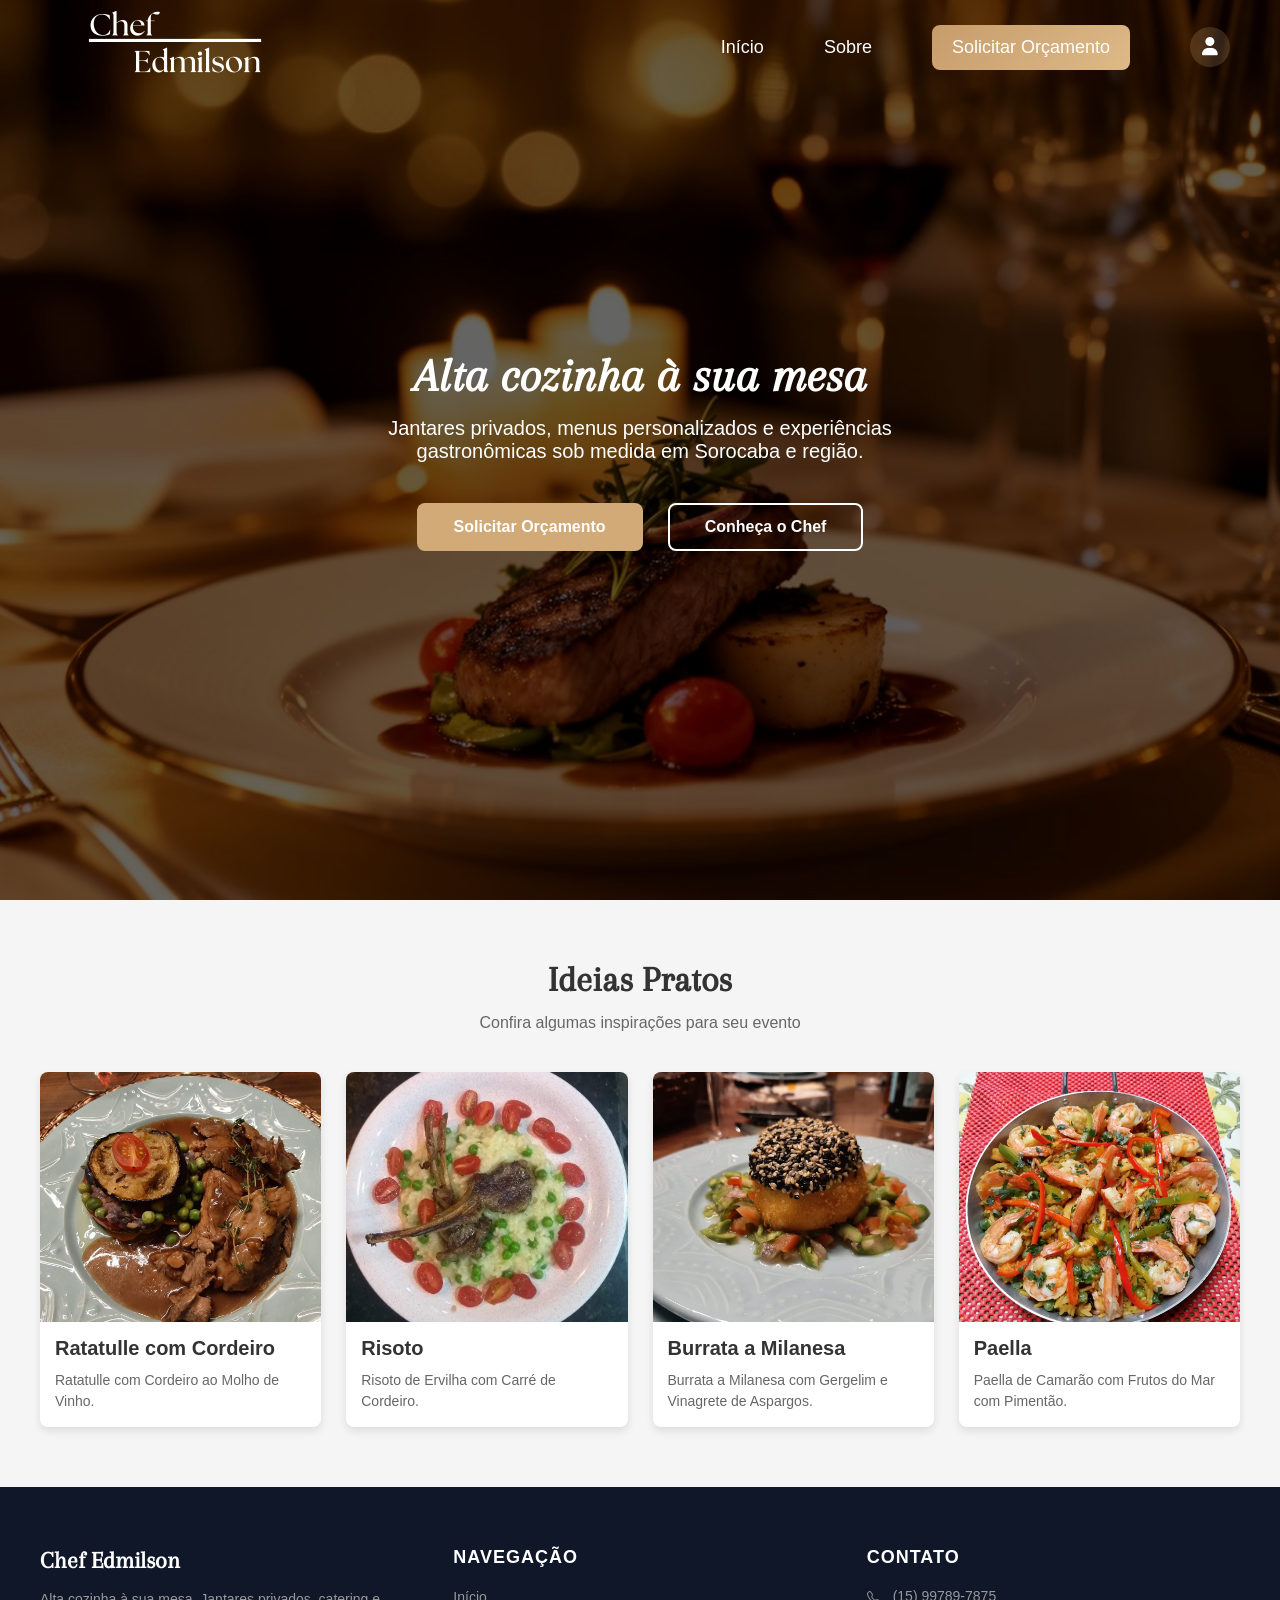
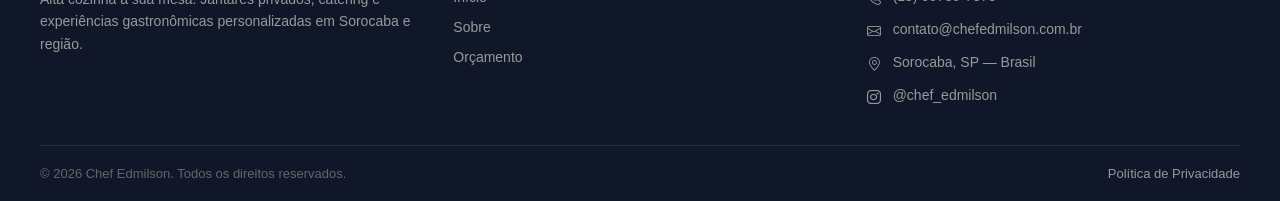
<file: index.html>
<!doctype html>
<html lang="pt-br">
  <head>
    <meta charset="UTF-8" />
    <meta name="viewport" content="width=device-width, initial-scale=1.0" />
    <link
      href="https://cdn.jsdelivr.net/npm/bootstrap-icons@1.11.0/font/bootstrap-icons.css"
      rel="stylesheet"
    />
    <link
      href="https://cdnjs.cloudflare.com/ajax/libs/font-awesome/6.4.0/css/all.min.css"
      rel="stylesheet"
    />
    <link rel="stylesheet" href="CSS/style.css" />
    <title>Chef Edmilson</title>
  </head>
  <body class="body-bg">
    <header class="topo">
      <div class="logo logo-dark">
        <img src="IMG/logo.png" alt="Logo do site" />
      </div>
      <div class="logo logo-light" style="display: none">
        <img src="IMG/logo-positiva.png" alt="Logo do site" />
      </div>
      <nav>
        <ul class="menu">
          <li><a href="index.html">Início</a></li>
          <li><a href="sobre.html">Sobre</a></li>
          <li>
            <a href="orcamento.html" class="btndestaque">Solicitar Orçamento</a>
          </li>
          <li>
            <a href="login.html" class="btn-login" title="Login">
              <i class="fas fa-user"></i>
            </a>
          </li>
        </ul>
      </nav>
    </header>

    <main class="hero">
      <div class="conteudo">
        <h1>Alta cozinha à sua mesa</h1>
        <p class="descricao">
          Jantares privados, menus personalizados e experiências gastronômicas
          sob medida em Sorocaba e região.
        </p>
        <div class="botoes-hero">
          <a href="orcamento.html" class="btn btn-primario"
            >Solicitar Orçamento</a
          >
          <a href="sobre.html" class="btn btn-secundario">Conheça o Chef</a>
        </div>
      </div>
    </main>

    <section class="ideias-menus">
      <div class="container">
        <h2>Ideias Pratos</h2>
        <p class="subtitulo">Confira algumas inspirações para seu evento</p>

        <div class="cards-container">
          <div class="card">
            <img src="IMG/prato1.jpg" alt="Prato Premium" />
            <h3>Ratatulle com Cordeiro</h3>
            <p>Ratatulle com Cordeiro ao Molho de Vinho.</p>
          </div>

          <div class="card">
            <img src="IMG/prato2.jpg" alt="Prato Executivo" />
            <h3>Risoto</h3>
            <p>Risoto de Ervilha com Carré de Cordeiro.</p>
          </div>

          <div class="card">
            <img src="IMG/prato3.jpg" alt="Prato Festivo" />
            <h3>Burrata a Milanesa</h3>
            <p>Burrata a Milanesa com Gergelim e Vinagrete de Aspargos.</p>
          </div>

          <div class="card">
            <img src="IMG/prato4.jpg" alt="Prato Gourmet" />
            <h3>Paella</h3>
            <p>Paella de Camarão com Frutos do Mar com Pimentão.</p>
          </div>
        </div>
      </div>
    </section>

    <footer class="footer">
      <div class="footer-content">
        <div class="footer-section">
          <h3>Chef Edmilson</h3>
          <p>
            Alta cozinha à sua mesa. Jantares privados, catering e experiências
            gastronômicas personalizadas em Sorocaba e região.
          </p>
        </div>

        <div class="footer-section">
          <h4>Navegação</h4>
          <ul class="footer-links">
            <li><a href="index.html">Início</a></li>
            <li><a href="sobre.html">Sobre</a></li>
            <li><a href="orcamento.html">Orçamento</a></li>
          </ul>
        </div>

        <div class="footer-section">
          <h4>Contato</h4>
          <div class="footer-contact">
            <div class="contact-item">
              <i class="bi bi-telephone"></i>
              <a href="https://wa.me/5515997897875" target="_blank"
                >(15) 99789-7875</a
              >
            </div>
            <div class="contact-item">
              <i class="bi bi-envelope"></i>
              <a href="mailto:contato@chefedmilson.com.br"
                >contato@chefedmilson.com.br</a
              >
            </div>
            <div class="contact-item">
              <i class="bi bi-geo-alt"></i>
              <span>Sorocaba, SP — Brasil</span>
            </div>
            <div class="contact-item">
              <i class="bi bi-instagram"></i>
              <a href="https://instagram.com/chef_edmilson" target="_blank"
                >@chef_edmilson</a
              >
            </div>
          </div>
        </div>
      </div>

      <div class="footer-bottom">
        <p>&copy; 2026 Chef Edmilson. Todos os direitos reservados.</p>
        <a href="#">Política de Privacidade</a>
      </div>
    </footer>

    <script src="JS/javascript.js"></script>
  </body>
</html>
</file>
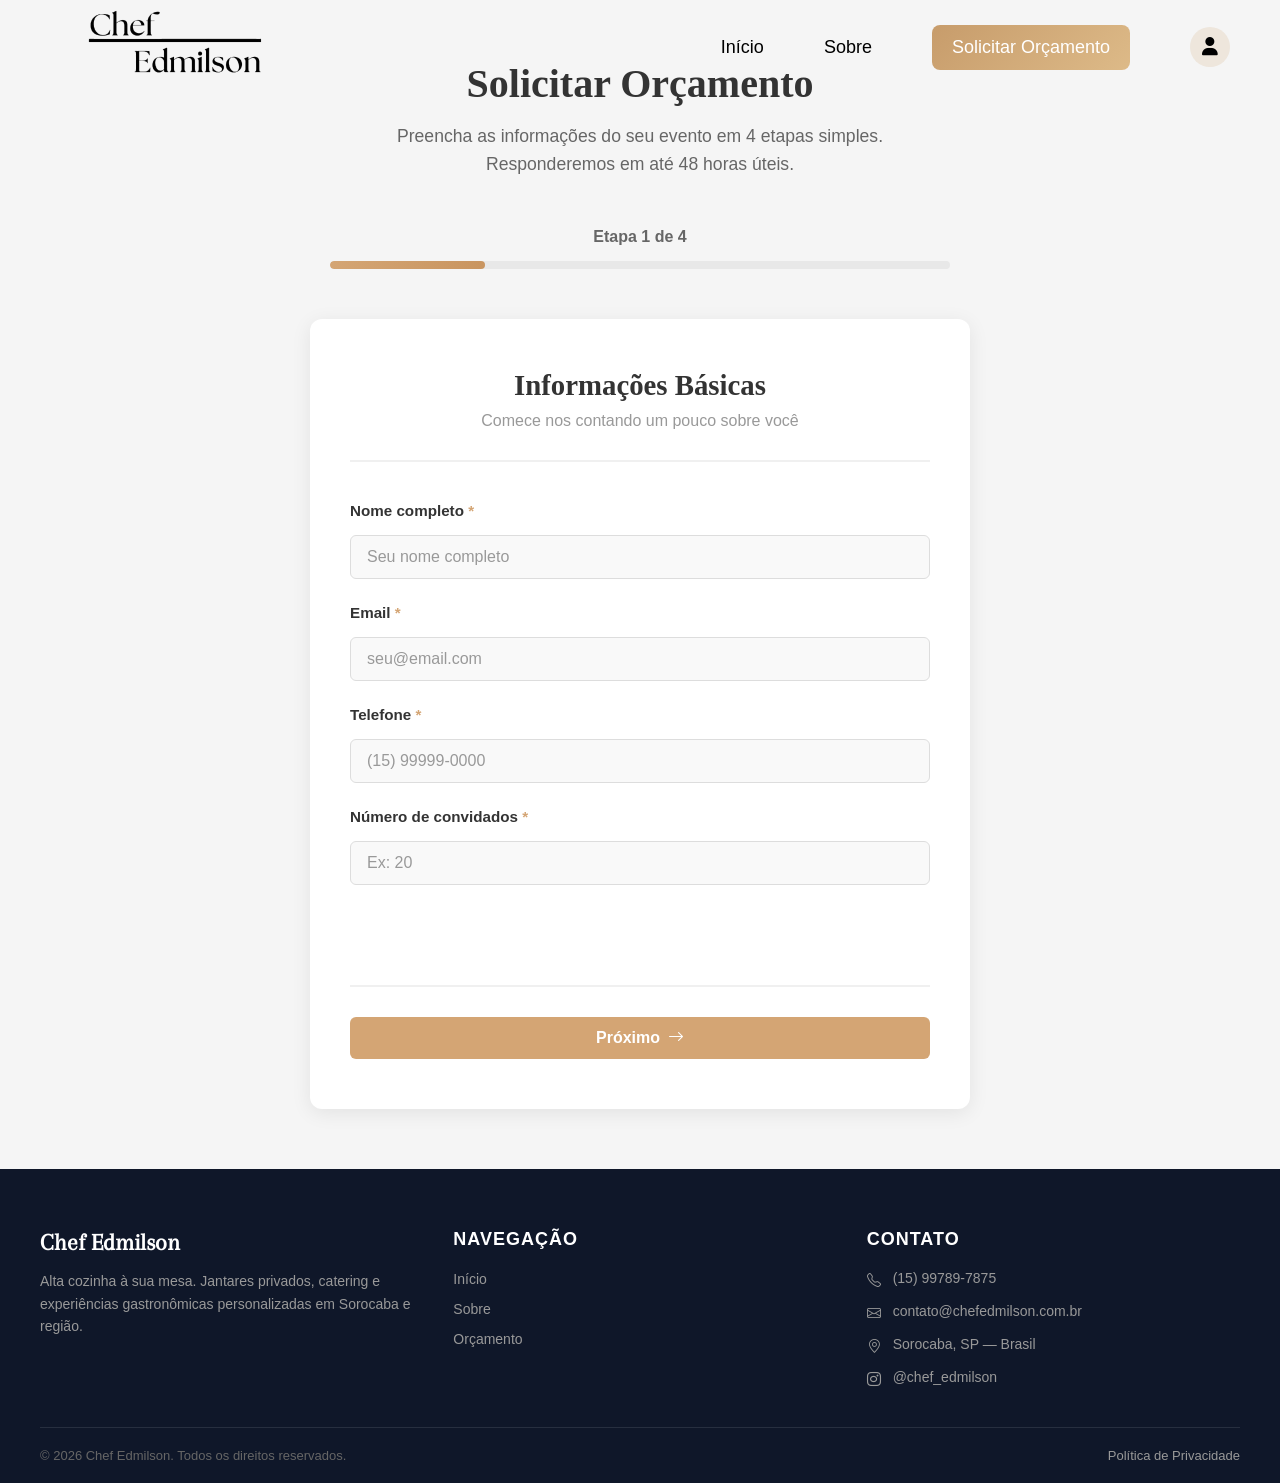
<file: orcamento.html>
<!doctype html>
<html lang="pt-br">

<head>
    <meta charset="UTF-8" />
    <meta name="viewport" content="width=device-width, initial-scale=1.0" />
    <link href="https://cdn.jsdelivr.net/npm/bootstrap-icons@1.11.0/font/bootstrap-icons.css" rel="stylesheet" />
    <link href="https://cdnjs.cloudflare.com/ajax/libs/font-awesome/6.4.0/css/all.min.css" rel="stylesheet" />
    <link rel="stylesheet" href="CSS/style.css" />
    <title>Chef Edmilson - Solicitar Orçamento</title>
</head>

<body>
    <header class="topo">
        <div class="logo logo-dark">
            <img src="IMG/logo.png" alt="Logo do site" />
        </div>
        <div class="logo logo-light" style="display: none">
            <img src="IMG/logo-positiva.png" alt="Logo do site" />
        </div>
        <nav>
            <ul class="menu">
                <li><a href="index.html">Início</a></li>
                <li><a href="sobre.html">Sobre</a></li>
                <li>
                    <a href="orcamento.html" class="btndestaque">Solicitar Orçamento</a>
                </li>
                <li>
                    <a href="login.html" class="btn-login" title="Login">
                        <i class="fas fa-user"></i>
                    </a>
                </li>
            </ul>
        </nav>
    </header>

    <main class="orcamento-container">
        <!-- CABEÇALHO DO FORMULÁRIO -->
        <section class="orcamento-header">
            <h1>Solicitar Orçamento</h1>
            <p>Preencha as informações do seu evento em 4 etapas simples. Responderemos em até 48 horas úteis.</p>
        </section>

        <!-- INDICADOR DE PROGRESSO -->
        <div class="progress-bar-container">
            <div class="progress-indicator">
                <span class="progress-text">Etapa <span id="currentStep">1</span> de 4</span>
                <div class="progress-bar">
                    <div class="progress-fill" id="progressFill"></div>
                </div>
            </div>
        </div>

        <!-- FORMULÁRIO COM ETAPAS -->
        <section class="form-container">
            <form id="orcamentoForm" class="orcamento-form">

                <!-- ============================================
                     ETAPA 1: INFORMAÇÕES BÁSICAS
                     ============================================ -->
                <div class="form-step active" id="step1">
                    <div class="step-header">
                        <h2>Informações Básicas</h2>
                        <p>Comece nos contando um pouco sobre você</p>
                    </div>

                    <div class="form-group">
                        <label for="nome">Nome completo <span class="required">*</span></label>
                        <input type="text" id="nome" name="nome" placeholder="Seu nome completo" required>
                        <span class="error-message" id="erroNome"></span>
                    </div>

                    <div class="form-group">
                        <label for="email">Email <span class="required">*</span></label>
                        <input type="email" id="email" name="email" placeholder="seu@email.com" required>
                        <span class="error-message" id="erroEmail"></span>
                    </div>

                    <div class="form-group">
                        <label for="telefone">Telefone <span class="required">*</span></label>
                        <input type="tel" id="telefone" name="telefone" placeholder="(15) 99999-0000" required>
                        <span class="error-message" id="erroTelefone"></span>
                    </div>

                    <div class="form-group">
                        <label for="convidados">Número de convidados <span class="required">*</span></label>
                        <input type="number" id="convidados" name="convidados" placeholder="Ex: 20" min="1" required>
                        <span class="error-message" id="erroConvidados"></span>
                    </div>
                </div>

                <!-- ============================================
                     ETAPA 2: DETALHES DO EVENTO
                     ============================================ -->
                <div class="form-step" id="step2">
                    <div class="step-header">
                        <h2>Detalhes do Evento</h2>
                        <p>Conte-nos sobre a ocasião especial</p>
                    </div>

                    <div class="form-group">
                        <label for="tipoEvento">Tipo de evento <span class="required">*</span></label>
                        <select id="tipoEvento" name="tipoEvento" required>
                            <option value="">Selecione um tipo de evento</option>
                            <option value="casamento">Casamento</option>
                            <option value="aniversario">Aniversário</option>
                            <option value="corporativo">Evento Corporativo</option>
                            <option value="formatura">Formatura</option>
                            <option value="inaugural">Festa de Inauguração</option>
                            <option value="outro">Outro</option>
                        </select>
                        <span class="error-message" id="erroTipoEvento"></span>
                    </div>

                    <div class="form-group">
                        <label for="dataEvento">Data do evento <span class="required">*</span></label>
                        <input type="date" id="dataEvento" name="dataEvento" required>
                        <span class="error-message" id="erroDataEvento"></span>
                    </div>
                </div>

                <!-- ============================================
                     ETAPA 3: PREFERÊNCIAS & MENSAGEM
                     ============================================ -->
                <div class="form-step" id="step3">
                    <div class="step-header">
                        <h2>Preferências & Observações</h2>
                        <p>Compartilhe suas preferências e necessidades especiais</p>
                    </div>

                    <div class="form-group">
                        <label>Restrições alimentares <span class="optional">(opcional)</span></label>
                        <div class="checkbox-group">
                            <label class="checkbox-item">
                                <input type="checkbox" name="restricoes" value="vegetariano">
                                <span>Vegetariano</span>
                            </label>
                            <label class="checkbox-item">
                                <input type="checkbox" name="restricoes" value="vegano">
                                <span>Vegano</span>
                            </label>
                            <label class="checkbox-item">
                                <input type="checkbox" name="restricoes" value="semlactose">
                                <span>Sem lactose</span>
                            </label>
                            <label class="checkbox-item">
                                <input type="checkbox" name="restricoes" value="alergia">
                                <span>Alergia a frutos do mar</span>
                            </label>
                        </div>
                    </div>

                    <div class="form-group">
                        <label for="mensagem">Mensagem adicional <span class="optional">(opcional)</span></label>
                        <textarea id="mensagem" name="mensagem"
                            placeholder="Descreva seus estilos culinários preferidos, restrições especiais, tema do evento, ou qualquer outra informação relevante..." rows="5"></textarea>
                    </div>
                </div>

                <!-- ============================================
                     ETAPA 4: ENDEREÇO
                     ============================================ -->
                <div class="form-step" id="step4">
                    <div class="step-header">
                        <h2>Endereço do Evento</h2>
                        <p>Onde o evento será realizado?</p>
                    </div>

                    <div class="form-group">
                        <label for="rua">Rua <span class="required">*</span></label>
                        <input type="text" id="rua" name="rua" placeholder="Nome da rua" required>
                        <span class="error-message" id="erroRua"></span>
                    </div>

                    <div class="form-row">
                        <div class="form-group">
                            <label for="numero">Número <span class="required">*</span></label>
                            <input type="text" id="numero" name="numero" placeholder="Ex: 123" required>
                            <span class="error-message" id="erroNumero"></span>
                        </div>
                        <div class="form-group">
                            <label for="complemento">Complemento <span class="optional">(opcional)</span></label>
                            <input type="text" id="complemento" name="complemento" placeholder="Apto, sala, etc">
                        </div>
                    </div>

                    <div class="form-group">
                        <label for="bairro">Bairro <span class="required">*</span></label>
                        <input type="text" id="bairro" name="bairro" placeholder="Nome do bairro" required>
                        <span class="error-message" id="erroBairro"></span>
                    </div>

                    <div class="form-row">
                        <div class="form-group">
                            <label for="cidade">Cidade <span class="required">*</span></label>
                            <input type="text" id="cidade" name="cidade" placeholder="Sua cidade" required>
                            <span class="error-message" id="erroCidade"></span>
                        </div>
                        <div class="form-group">
                            <label for="estado">Estado <span class="required">*</span></label>
                            <input type="text" id="estado" name="estado" placeholder="Ex: SP" maxlength="2" required>
                            <span class="error-message" id="erroEstado"></span>
                        </div>
                        <div class="form-group">
                            <label for="cep">CEP <span class="required">*</span></label>
                            <input type="text" id="cep" name="cep" placeholder="Ex: 18000-000" required>
                            <span class="error-message" id="erroCep"></span>
                        </div>
                    </div>
                </div>

                <!-- BOTÕES DE NAVEGAÇÃO -->
                <div class="form-actions">
                    <button type="button" id="btnAnterior" class="btn-anterior" style="display: none;">
                        <i class="bi bi-arrow-left"></i> Anterior
                    </button>
                    <button type="button" id="btnProximo" class="btn-proximo">
                        Próximo <i class="bi bi-arrow-right"></i>
                    </button>
                    <button type="submit" id="btnEnviar" class="btn-submit" style="display: none;">
                        Enviar <i class="bi bi-check-lg"></i>
                    </button>
                </div>
            </form>
        </section>
    </main>

    <footer class="footer">
        <div class="footer-content">
            <div class="footer-section">
                <h3>Chef Edmilson</h3>
                <p>
                    Alta cozinha à sua mesa. Jantares privados, catering e experiências
                    gastronômicas personalizadas em Sorocaba e região.
                </p>
            </div>

            <div class="footer-section">
                <h4>Navegação</h4>
                <ul class="footer-links">
                    <li><a href="index.html">Início</a></li>
                    <li><a href="sobre.html">Sobre</a></li>
                    <li><a href="orcamento.html">Orçamento</a></li>
                </ul>
            </div>

            <div class="footer-section">
                <h4>Contato</h4>
                <div class="footer-contact">
                    <div class="contact-item">
                        <i class="bi bi-telephone"></i>
                        <a href="https://wa.me/5515997897875" target="_blank">(15) 99789-7875</a>
                    </div>
                    <div class="contact-item">
                        <i class="bi bi-envelope"></i>
                        <a href="mailto:contato@chefedmilson.com.br">contato@chefedmilson.com.br</a>
                    </div>
                    <div class="contact-item">
                        <i class="bi bi-geo-alt"></i>
                        <span>Sorocaba, SP — Brasil</span>
                    </div>
                    <div class="contact-item">
                        <i class="bi bi-instagram"></i>
                        <a href="https://instagram.com/chef_edmilson" target="_blank">@chef_edmilson</a>
                    </div>
                </div>
            </div>
        </div>

        <div class="footer-bottom">
            <p>&copy; 2026 Chef Edmilson. Todos os direitos reservados.</p>
            <a href="#">Política de Privacidade</a>
        </div>
    </footer>

    <script src="JS/javascript.js"></script>
</body>

</html>
</file>
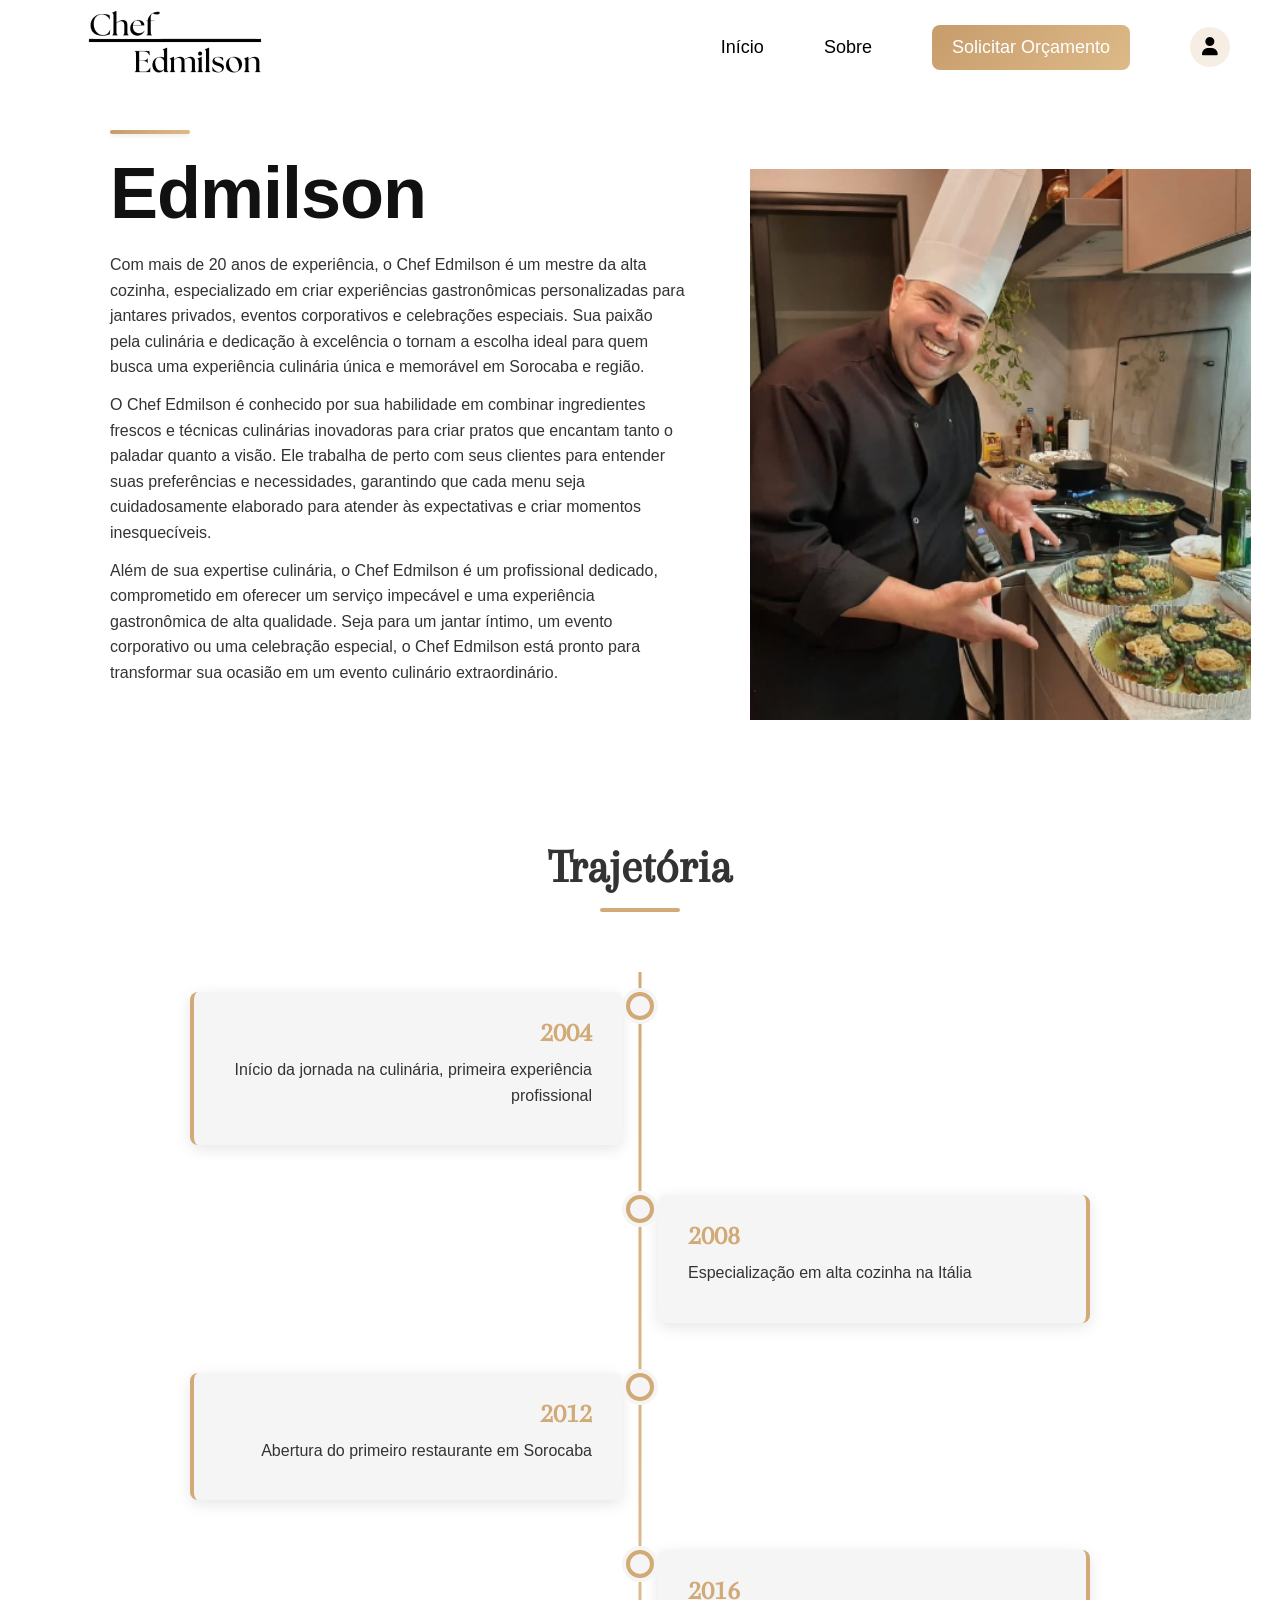
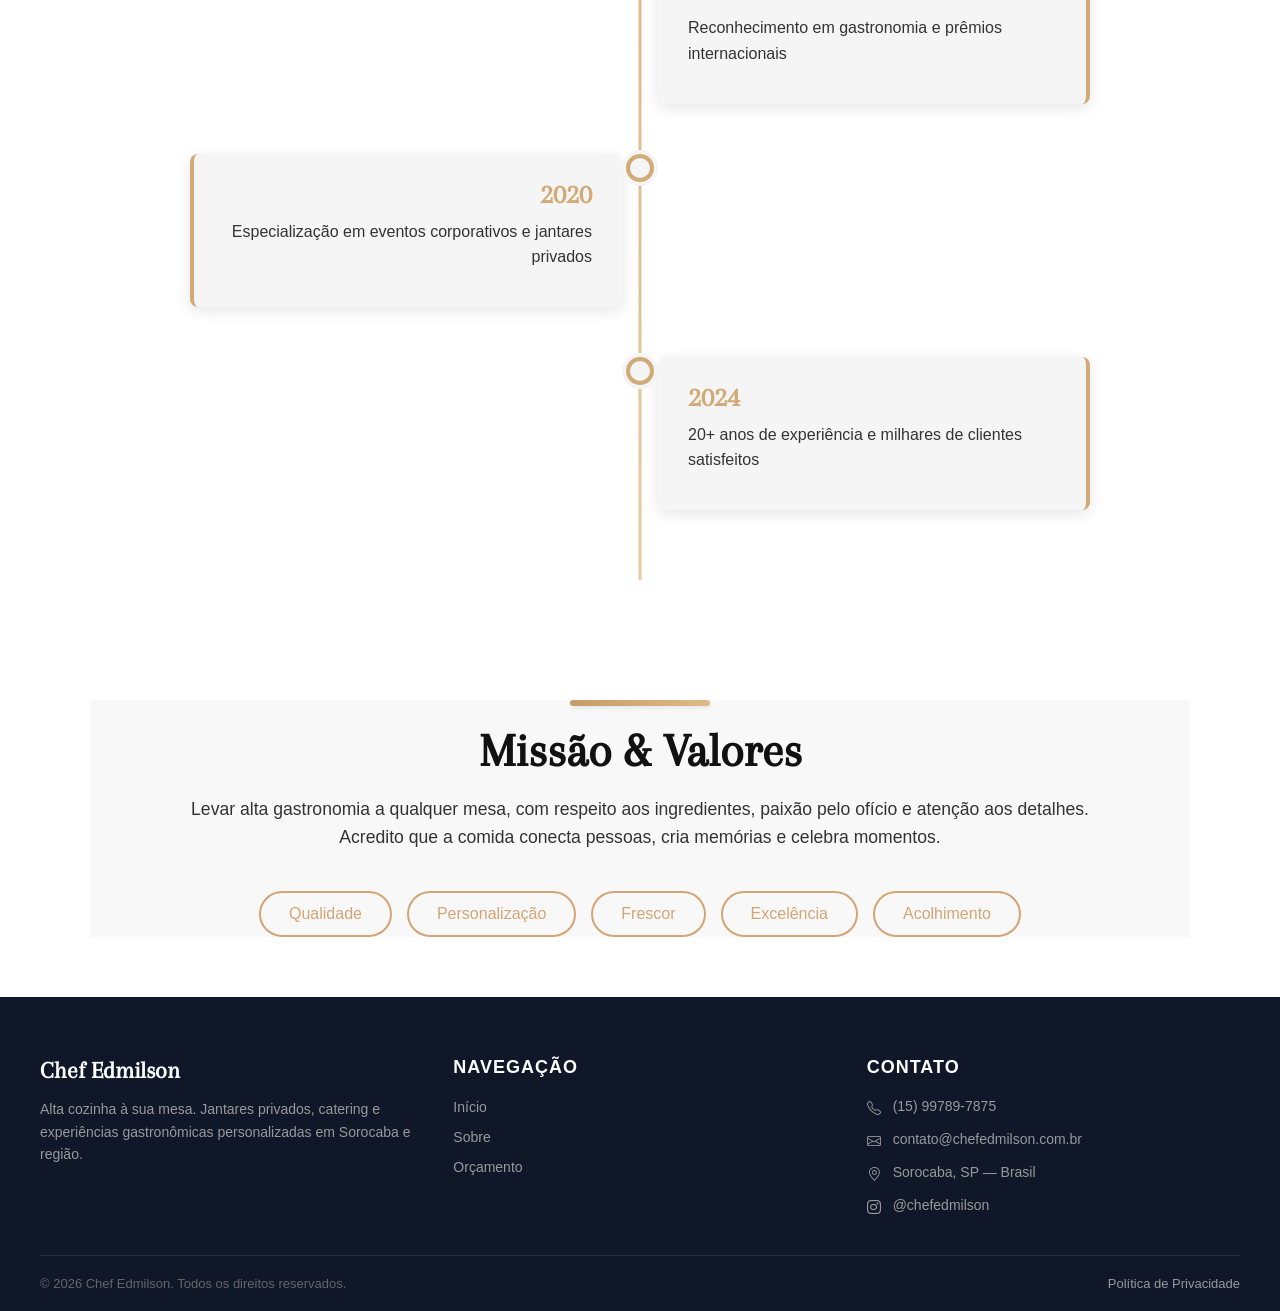
<file: sobre.html>
<!doctype html>
<html lang="pt-br">
  <head>
    <meta charset="UTF-8" />
    <meta name="viewport" content="width=device-width, initial-scale=1.0" />
    <link
      href="https://cdn.jsdelivr.net/npm/bootstrap-icons@1.11.0/font/bootstrap-icons.css"
      rel="stylesheet"
    />
    <link
      href="https://cdnjs.cloudflare.com/ajax/libs/font-awesome/6.4.0/css/all.min.css"
      rel="stylesheet"
    />
    <link rel="stylesheet" href="CSS/style.css" />
    <title>Chef Edmilson</title>
  </head>
  <body class="sobre-page">
    <header class="topo">
      <div class="logo logo-dark">
        <img src="IMG/logo.png" alt="Logo do site" />
      </div>
      <div class="logo logo-light" style="display: none">
        <img src="IMG/logo-positiva.png" alt="Logo do site" />
      </div>
      <nav>
        <ul class="menu">
          <li><a href="index.html">Início</a></li>
          <li><a href="sobre.html">Sobre</a></li>
          <li>
            <a href="orcamento.html" class="btndestaque">Solicitar Orçamento</a>
          </li>
          <li>
            <a href="login.html" class="btn-login" title="Login">
              <i class="fas fa-user"></i>
            </a>
          </li>
        </ul>
      </nav>
    </header>

    <section>
      <div class="sobre-grid">
        <div class="sobre-left">
          <span class="barra-bonita"></span>
          <h1>Edmilson</h1>
          <div class="sobre-text">
            <p>
              Com mais de 20 anos de experiência, o Chef Edmilson é um mestre da
              alta cozinha, especializado em criar experiências gastronômicas
              personalizadas para jantares privados, eventos corporativos e
              celebrações especiais. Sua paixão pela culinária e dedicação à
              excelência o tornam a escolha ideal para quem busca uma
              experiência culinária única e memorável em Sorocaba e região.
            </p>
            <p>
              O Chef Edmilson é conhecido por sua habilidade em combinar
              ingredientes frescos e técnicas culinárias inovadoras para criar
              pratos que encantam tanto o paladar quanto a visão. Ele trabalha
              de perto com seus clientes para entender suas preferências e
              necessidades, garantindo que cada menu seja cuidadosamente
              elaborado para atender às expectativas e criar momentos
              inesquecíveis.
            </p>
            <p>
              Além de sua expertise culinária, o Chef Edmilson é um profissional
              dedicado, comprometido em oferecer um serviço impecável e uma
              experiência gastronômica de alta qualidade. Seja para um jantar
              íntimo, um evento corporativo ou uma celebração especial, o Chef
              Edmilson está pronto para transformar sua ocasião em um evento
              culinário extraordinário.
            </p>
          </div>
        </div>
        <div class="sobre-right">
          <div class="photo-wrap">
            <img src="IMG/chef-edmilson.png" alt="Chef Edmilson" />
          </div>
        </div>
      </div>
    </section>

    <section class="timeline-section">
      <h2>Trajetória</h2>
      <div class="timeline" id="timeline">
        <div class="timeline-item">
          <div class="timeline-content">
            <h3>2004</h3>
            <p>Início da jornada na culinária, primeira experiência profissional</p>
          </div>
        </div>
        <div class="timeline-item">
          <div class="timeline-content">
            <h3>2008</h3>
            <p>Especialização em alta cozinha na Itália</p>
          </div>
        </div>
        <div class="timeline-item">
          <div class="timeline-content">
            <h3>2012</h3>
            <p>Abertura do primeiro restaurante em Sorocaba</p>
          </div>
        </div>
        <div class="timeline-item">
          <div class="timeline-content">
            <h3>2016</h3>
            <p>Reconhecimento em gastronomia e prêmios internacionais</p>
          </div>
        </div>
        <div class="timeline-item">
          <div class="timeline-content">
            <h3>2020</h3>
            <p>Especialização em eventos corporativos e jantares privados</p>
          </div>
        </div>
        <div class="timeline-item">
          <div class="timeline-content">
            <h3>2024</h3>
            <p>20+ anos de experiência e milhares de clientes satisfeitos</p>
          </div>
        </div>
      </div>
    </section>

    <section class="missao-valores-section">
  <span class="barra-bonita"></span>
  <h2>Missão & Valores</h2>
  <p>Levar alta gastronomia a qualquer mesa, com respeito aos ingredientes, 
    paixão pelo ofício e atenção aos detalhes. 
    Acredito que a comida conecta pessoas, 
    cria memórias e celebra momentos.</p>
  
  <div class="valores-badges">
    <span class="badge">Qualidade</span>
    <span class="badge">Personalização</span>
    <span class="badge">Frescor</span>
    <span class="badge">Excelência</span>
    <span class="badge">Acolhimento</span>
  </div>
</section>

    <footer class="footer">
      <div class="footer-content">
        <div class="footer-section">
          <h3>Chef Edmilson</h3>
          <p>
            Alta cozinha à sua mesa. Jantares privados, catering e experiências
            gastronômicas personalizadas em Sorocaba e região.
          </p>
        </div>

        <div class="footer-section">
          <h4>Navegação</h4>
          <ul class="footer-links">
            <li><a href="index.html">Início</a></li>
            <li><a href="sobre.html">Sobre</a></li>
            <li><a href="orcamento.html">Orçamento</a></li>
          </ul>
        </div>

        <div class="footer-section">
          <h4>Contato</h4>
          <div class="footer-contact">
            <div class="contact-item">
              <i class="bi bi-telephone"></i>
              <a href="tel:+5515997897875">(15) 99789-7875</a>
            </div>
            <div class="contact-item">
              <i class="bi bi-envelope"></i>
              <a href="mailto:contato@chefedmilson.com.br"
                >contato@chefedmilson.com.br</a
              >
            </div>
            <div class="contact-item">
              <i class="bi bi-geo-alt"></i>
              <span>Sorocaba, SP — Brasil</span>
            </div>
            <div class="contact-item">
              <i class="bi bi-instagram"></i>
              <a href="https://instagram.com/chefedmilson" target="_blank"
                >@chefedmilson</a
              >
            </div>
          </div>
        </div>
      </div>

      <div class="footer-bottom">
        <p>&copy; 2026 Chef Edmilson. Todos os direitos reservados.</p>
        <a href="#">Política de Privacidade</a>
      </div>
    </footer>

    <script src="JS/javascript.js"></script>
  </body>
</html>
</file>
<file: CSS/style.css>
@font-face {
  font-family: "Arapey";
  src: url("../Fonts/Arapey-Regular.ttf") format("truetype");
  font-weight: normal;
  font-style: normal;
}

@font-face {
  font-family: "Arapey";
  src: url("../Fonts/Arapey-Italic.ttf") format("truetype");
  font-weight: normal;
  font-style: italic;
}

* {
  margin: 0;
  padding: 0;
  box-sizing: border-box;
}

body,
html {
  height: 100%;
  font-family: Arial, sans-serif;
}

.body-bg {
  background-image: url("../IMG/hero.jpg");
  background-size: cover;
  background-position: center;
  background-repeat: no-repeat;
}

.topo {
  width: 100%;
  display: flex;
  justify-content: space-between;
  align-items: center;
  padding: 20px 50px;
  background-color: rgba(0, 0, 0, 0);
  transition: all 0.3s ease;
  position: fixed;
  top: 0;
  left: 0;
  right: 0;
  z-index: 100;
}

.topo.scrolled {
  background-color: white;
  box-shadow: 0 2px 10px rgba(0, 0, 0, 0.1);
}

.topo.scrolled .menu a:not(.btndestaque) {
  color: black;
}

.topo.scrolled .menu a:hover {
  color: #d2aa77;
}

.topo.scrolled .btndestaque {
  color: white;
}

.topo.scrolled .btn-login {
  color: black !important;
}

.menu {
  list-style: none;
  display: flex;
  align-items: center;
  gap: 60px;
}

.btn-login {
  display: flex;
  align-items: center;
  justify-content: center;
  width: 40px;
  height: 40px;
  border-radius: 50%;
  font-size: 18px;
  transition: all 0.3s ease;
  background-color: rgba(210, 170, 119, 0.2);
}

.btn-login:hover {
  background-color: #d2aa77;
  color: white !important;
  transform: scale(1.1);
}

.menu a {
  text-decoration: none;
  color: white;
  font-size: 18px;
  transition: 0.3s;
}

.menu li {
  display: flex;
  align-items: center;
}

.menu a:hover {
  color: #d2aa77;
}

.hero {
  height: calc(100vh - 0px);
  display: flex;
  justify-content: center;
  align-items: center;
  text-align: center;
  background: rgba(0, 0, 0, 0.6);
}

.conteudo {
  display: flex;
  flex-direction: column;
  justify-content: center;
  align-items: center;
  color: white;
  text-align: center;
}

.conteudo h1 {
  font-size: 48px;
  margin-bottom: 15px;
  font-family: "Arapey";
  font-style: italic;
}

.conteudo p {
  font-size: 20px;
  margin-bottom: 40px;
  max-width: 600px;
}

.logo img {
  height: 50px;
  width: auto;
  transform: scale(5);
  transform-origin: left center;
}

.logo-dark {
  transition: opacity 0.3s ease;
}

.logo-light {
  transition: opacity 0.3s ease;
}

.topo.scrolled .logo-dark {
  opacity: 0;
  display: none;
}

.topo.scrolled .logo-light {
  opacity: 1;
  display: block;
}

.btndestaque {
  background-image: linear-gradient(135deg, #c79c6b, #ddba88);
  color: white !important;
  padding: 12px 20px;
  border-radius: 8px;
  display: inline-block;
  transition: all 0.3s ease;
}

.btndestaque:hover {
  box-shadow: 0 4px 12px rgba(0, 0, 0, 0.3);
}

.botoes-hero {
  display: flex;
  gap: 25px;
  justify-content: center;
  align-items: center;
}

.btn {
  padding: 13px 35px;
  text-decoration: none;
  border-radius: 8px;
  font-weight: bold;
  transition: 0.3s;
  border: 2px solid transparent;
  font-size: 16px;
}

.btn-primario {
  background-color: #d2aa77;
  color: white;
}

.btn-primario:hover {
  background-color: #c79c6b;
}

.btn-secundario {
  background-color: transparent;
  color: white;
  border: 2px solid white;
}

.btn-secundario:hover {
  background-color: rgba(255, 255, 255, 0.1);
  border-color: #d2aa77;
  color: #d2aa77;
}

.ideias-menus {
  background-color: #f5f5f5;
  padding: 60px 20px;
}

.container {
  max-width: 1200px;
  margin: 0 auto;
}

.sobre-page section {
  max-width: 1100px;
  margin: 120px auto 60px;
  padding: 0 20px;
}

.sobre-page .barra-bonita {
  display: block;
  width: 140px;
  height: 6px;
  margin: 6px auto 18px;
  background: linear-gradient(90deg, #c79c6b, #ddba88);
  border-radius: 4px;
  box-shadow: 0 2px 4px rgba(0, 0, 0, 0.08);
}

.sobre-page h1 {
  font-size: 32px;
  margin: 0 0 10px 0;
  color: #111;
}

.sobre-page section p {
  color: #333;
  line-height: 1.6;
  margin-bottom: 12px;

}

.sobre-page section:last-of-type {
  text-align: center;
}

.sobre-page section:last-of-type h2 {
  font-family: "Arapey", serif;
  font-size: 48px;
  margin-bottom: 18px;
  color: #111;
  font-weight: 600;
}

.sobre-page .footer {
  margin-top: 40px;
}

.sobre-page .sobre-grid {
  display: grid;
  grid-template-columns: 1fr 420px;
  gap: 40px;
  align-items: start;
}

.sobre-page .sobre-left {
  padding: 10px 24px 0 0;
}

.sobre-page .sobre-left .barra-bonita {
  display: block;
  width: 80px;
  height: 4px;
  margin: 0 0 18px 0;
  background: linear-gradient(90deg, #c79c6b, #ddba88);
  border-radius: 4px;
}

.sobre-page h1 {
  font-size: 72px;
  margin: 6px 0 18px 0;
  font-weight: 700;
  letter-spacing: -1px;
}

.sobre-page .sobre-text p {
  max-width: 680px;
}

.sobre-page .socials {
  margin-top: 18px;
  display: flex;
  gap: 12px;
}

.sobre-page .socials a {
  color: #111;
  font-size: 22px;
}

.sobre-page .sobre-right .photo-wrap {
  width: 100%;
  height: 100%;
  display: flex;
  align-items: start;
}

.sobre-page .sobre-right img {
  width: 650px;
  height: 600px;
  object-fit: cover;
  padding-top: 49px;
}

@media (max-width: 900px) {
  .sobre-page .sobre-grid {
    grid-template-columns: 1fr;
  }
  .sobre-page h1 {
    font-size: 40px;
  }
  .sobre-page .sobre-left {
    padding-right: 0;
  }
  .sobre-page .barra-bonita {
    margin-left: auto;
    margin-right: auto;
  }
}

.ideias-menus h2 {
  font-size: 36px;
  text-align: center;
  margin-bottom: 15px;
  color: #333;
  font-family: "Arapey";
}

.subtitulo {
  text-align: center;
  color: #666;
  font-size: 16px;
  margin-bottom: 40px;
}

.cards-container {
  display: grid;
  grid-template-columns: repeat(4, 1fr);
  gap: 25px;
}

.card {
  background-color: white;
  border-radius: 8px;
  overflow: hidden;
  box-shadow: 0 4px 8px rgba(0, 0, 0, 0.1);
  transition:
    transform 0.3s,
    box-shadow 0.3s;
}

.card:hover {
  transform: translateY(-8px);
  box-shadow: 0 8px 16px rgba(0, 0, 0, 0.2);
}

.card img {
  width: 100%;
  height: 250px;
  object-fit: cover;
  display: block;
}

.card h3 {
  font-size: 20px;
  color: #333;
  padding: 15px 15px 10px;
  font-family: Arial, sans-serif;
}

.card p {
  font-size: 14px;
  color: #666;
  padding: 0 15px 15px;
  line-height: 1.5;
}

@media (max-width: 1200px) {
  .cards-container {
    grid-template-columns: repeat(3, 1fr);
  }
}

@media (max-width: 768px) {
  .cards-container {
    grid-template-columns: repeat(2, 1fr);
  }

  .botoes-hero {
    flex-direction: column;
    gap: 15px;
  }
}

@media (max-width: 480px) {
  .cards-container {
    grid-template-columns: 1fr;
  }
}

.footer {
  background-color: hsl(222, 47%, 11%);
  color: #d2aa77;
  padding: 60px 20px 20px;
}

.footer-content {
  max-width: 1200px;
  margin: 0 auto 40px;
  display: grid;
  grid-template-columns: repeat(3, 1fr);
  gap: 40px;
}

.footer-section h3 {
  font-size: 24px;
  color: white;
  margin-bottom: 15px;
  font-family: "Arapey";
}

.footer-section h4 {
  font-size: 18px;
  color: white;
  margin-bottom: 20px;
  font-weight: bold;
  text-transform: uppercase;
  letter-spacing: 1px;
}

.footer-section p {
  font-size: 14px;
  color: #999;
  line-height: 1.6;
  margin: 0;
}

.footer-links {
  list-style: none;
  padding: 0;
}

.footer-links li {
  margin-bottom: 12px;
}

.footer-links a {
  color: #999;
  text-decoration: none;
  font-size: 14px;
  transition: 0.3s;
}

.footer-links a:hover {
  color: #d2aa77;
}

.footer-contact {
  display: flex;
  flex-direction: column;
  gap: 15px;
}

.contact-item {
  display: flex;
  align-items: flex-start;
  gap: 12px;
  font-size: 14px;
}

.contact-item i {
  color: #999;
  margin-top: 2px;
  flex-shrink: 0;
}

.contact-item a {
  color: #999;
  text-decoration: none;
  transition: 0.3s;
}

.contact-item a:hover {
  color: #d2aa77;
}

.contact-item span {
  color: #999;
}

.footer-bottom {
  border-top: 1px solid rgba(255, 255, 255, 0.1);
  padding-top: 20px;
  max-width: 1200px;
  margin: 0 auto;
  display: flex;
  justify-content: space-between;
  align-items: center;
  font-size: 13px;
}

.footer-bottom p {
  color: #666;
  margin: 0;
}

.footer-bottom a {
  color: #999;
  text-decoration: none;
  transition: 0.3s;
}

.footer-bottom a:hover {
  color: #d2aa77;
}

@media (max-width: 768px) {
  .footer-content {
    grid-template-columns: 1fr;
    gap: 30px;
  }

  .footer-bottom {
    flex-direction: column;
    gap: 15px;
    text-align: center;
  }
}
.barra-bonita {
  width: 140px;
  height: 6px;
  margin: 12px auto;
  background: linear-gradient(90deg, #c79c6b, #ddba88);
  border-radius: 4px;
  box-shadow: 0 2px 4px rgba(0, 0, 0, 0.08);
}

.login-container {
  min-height: calc(100vh - 120px);
  display: flex;
  justify-content: center;
  align-items: center;
  padding: 40px 20px;
  background-color: #f5f5f5;
}

.login-wrapper {
  width: 100%;
  max-width: 400px;
  margin-top: 130px;
  margin-bottom: 55px;
}

.login-header-top {
  text-align: center;
  margin-bottom: 30px;
}

.login-line {
  display: inline-block;
  width: 80px;
  height: 4px;
  background: linear-gradient(90deg, #c79c6b, #ddba88);
  border-radius: 2px;
  margin-bottom: 15px;
}

.login-header-top h1 {
  font-family: "Arapey", serif;
  font-size: 36px;
  color: #333;
  margin: 0;
}

.login-box {
  background: white;
  border-radius: 12px;
  padding: 50px 40px;
  box-shadow: 0 4px 20px rgba(0, 0, 0, 0.1);
  width: 100%;
  height: 550px;
}

.login-form {
  display: flex;
  flex-direction: column;
  gap: 25px;
  margin-bottom: 30px;
}

.form-group {
  display: flex;
  flex-direction: column;
  gap: 8px;
}

.form-group label {
  font-size: 14px;
  font-weight: 600;
  color: #333;
}

.form-group input {
  padding: 14px 16px;
  border: none;
  background-color: #f0f0f0;
  border-radius: 6px;
  font-size: 14px;
  transition: all 0.3s ease;
  font-family: Arial, sans-serif;
}

.form-group input:focus {
  outline: none;
  background-color: #e8e8e8;
  box-shadow: 0 2px 8px rgba(0, 0, 0, 0.1);
}

.btn-entrar {
  background: linear-gradient(135deg, #c79c6b, #ddba88);
  color: white;
  padding: 14px 20px;
  border: none;
  border-radius: 6px;
  font-size: 16px;
  font-weight: 600;
  cursor: pointer;
  transition: all 0.3s ease;
}

.btn-entrar:hover {
  box-shadow: 0 4px 12px rgba(199, 156, 107, 0.4);
  transform: translateY(-2px);
}

.login-footer {
  text-align: center;
}

.no-account {
  font-size: 16px;
  color: #999;
  font-family: "The Seasons", serif;
  margin: 0 0 8px 0;
  margin-top: 190px;
}

.cadastre-link {
  color: #333;
  text-decoration: underline;
  font-weight: 600;
  font-family: "The Seasons", serif;
  font-size: 18px;
  transition: color 0.3s ease;
}

.cadastre-link:hover {
  color: #d2aa77;
}

@media (max-width: 768px) {
  .login-box {
    padding: 40px 25px;
  }

  .login-header-top h1 {
    font-size: 28px;
  }

  .form-group input,
  .btn-entrar {
    font-size: 14px;
    padding: 12px 16px;
  }
}

.timeline-section {
  padding: 80px 50px;
  text-align: center;
  background: linear-gradient(135deg, white 0%, white 100%);
}

.timeline-section h2 {
  font-family: "Arapey", serif;
  font-size: 48px;
  color: #333;
  margin-bottom: 60px;
  position: relative;
  display: inline-block;
  width: 100%;
}

.timeline-section h2::after {
  content: "";
  display: block;
  width: 80px;
  height: 4px;
  background-color: #d2aa77;
  margin: 15px auto 0;
  border-radius: 2px;
}

.timeline {
  max-width: 900px;
  margin: 0 auto;
  position: relative;
  padding: 20px 0;
}

.timeline::before {
  content: "";
  position: absolute;
  left: 50%;
  transform: translateX(-50%);
  width: 3px;
  height: 100%;
  background: linear-gradient(to bottom, #d2aa77, #e8c9a0);
  top: 0;
}

.timeline-item {
  margin-bottom: 50px;
  position: relative;
  opacity: 0;
  transform: translateY(30px);
  transition: all 0.8s ease;
}

.timeline-item.animate {
  opacity: 1;
  transform: translateY(0);
}

.timeline-item::before {
  content: "";
  position: absolute;
  left: 50%;
  transform: translateX(-50%);
  width: 20px;
  height: 20px;
  background-color: whitesmoke;
  border: 4px solid #d2aa77;
  border-radius: 50%;
  top: 0;
  z-index: 1;
  box-shadow: 0 0 0 4px #f5f5f5;
}

.timeline-item:nth-child(odd) {
  padding-right: 52%;
  text-align: right;
}

.timeline-item:nth-child(even) {
  padding-left: 52%;
  text-align: left;
}

.timeline-content {
  background: whitesmoke;
  padding: 25px 30px;
  border-radius: 8px;
  box-shadow: 0 4px 15px rgba(0, 0, 0, 0.1);
  transition: all 0.3s ease;
  border-left: 4px solid #d2aa77;
}

.timeline-item:nth-child(even) .timeline-content {
  border-left: none;
  border-right: 4px solid #d2aa77;
}

.timeline-content:hover {
  box-shadow: 0 8px 25px rgba(210, 170, 119, 0.2);
  transform: translateY(-5px);
}

.timeline-content h3 {
  font-family: "Arapey", serif;
  font-size: 28px;
  color: #d2aa77;
  margin-bottom: 10px;
}

.timeline-content p {
  color: #666;
  font-size: 16px;
  line-height: 1.6;
}

@media (max-width: 768px) {
  .timeline-section {
    padding: 60px 20px;
  }

  .timeline-section h2 {
    font-size: 36px;
  }

  .timeline::before {
    left: 20px;
  }

  .timeline-item::before {
    left: 20px;
  }

  .timeline-item:nth-child(odd),
  .timeline-item:nth-child(even) {
    padding-left: 60px;
    padding-right: 0;
    text-align: left;
  }

  .timeline-content {
    border-left: 4px solid #d2aa77;
    border-right: none;
  }

  .timeline-item:nth-child(even) .timeline-content {
    border-left: 4px solid #d2aa77;
    border-right: none;
  }

  .timeline-content h3 {
    font-size: 22px;
  }

  .timeline-content p {
    font-size: 14px;
  }
}


.orcamento-container {
  min-height: calc(100vh - 140px);
  background-color: #f5f5f5;
  padding: 100px 20px 80px;
  margin-top: 20px;
}

.orcamento-header {
  text-align: center;
  max-width: 800px;
  margin: 0 auto 60px;
  padding: 0 20px;
}

.orcamento-header h1 {
  font-family: "Arapey", serif;
  font-size: 48px;
  color: #333;
  margin-bottom: 20px;
  font-weight: 700;
}

.orcamento-header p {
  font-size: 16px;
  color: #666;
  line-height: 1.6;
}

.form-container {
  max-width: 900px;
  margin: 0 auto;
  background-color: white;
  border-radius: 12px;
  padding: 50px;
  box-shadow: 0 4px 20px rgba(0, 0, 0, 0.08);
}

.orcamento-form {
  display: flex;
  flex-direction: column;
  gap: 25px;
}

.form-row {
  display: grid;
  grid-template-columns: 1fr 1fr;
  gap: 30px;
}

.form-group {
  display: flex;
  flex-direction: column;
  gap: 8px;
}

.form-group.full-width {
  grid-column: 1 / -1;
}

.form-group label {
  font-size: 14px;
  font-weight: 600;
  color: #333;
}

.required {
  color: #e74c3c;
}

.optional {
  color: #999;
  font-weight: 400;
  font-size: 12px;
}

.form-group input,
.form-group select,
.form-group textarea {
  padding: 14px 16px;
  border: 1px solid #ddd;
  background-color: #f9f9f9;
  border-radius: 6px;
  font-size: 14px;
  font-family: Arial, sans-serif;
  transition: all 0.3s ease;
  color: #333;
}

.form-group input:focus,
.form-group select:focus,
.form-group textarea:focus {
  outline: none;
  background-color: white;
  border-color: #d2aa77;
  box-shadow: 0 0 0 3px rgba(210, 170, 119, 0.1);
}

.form-group input::placeholder,
.form-group textarea::placeholder {
  color: #999;
}

.form-group textarea {
  resize: vertical;
  min-height: 120px;
  font-family: Arial, sans-serif;
}

.checkbox-group {
  display: flex;
  flex-wrap: wrap;
  gap: 12px;
  margin-top: 12px;
}

.checkbox-item {
  display: inline-block;
  position: relative;
  cursor: pointer;
  user-select: none;
}

.checkbox-item input[type="checkbox"] {
  position: absolute;
  opacity: 0;
  cursor: pointer;
  height: 0;
  width: 0;
}

.checkbox-item span {
  display: inline-block;
  padding: 10px 20px;
  background-color: white;
  border: 1px solid #ddd;
  border-radius: 25px;
  font-size: 14px;
  color: #666;
  transition: all 0.3s ease;
  cursor: pointer;
}

.checkbox-item input[type="checkbox"]:checked + span {
  background: linear-gradient(135deg, #c79c6b, #ddba88);
  color: white;
  border-color: #d2aa77;
  font-weight: 600;
}

.checkbox-item:hover span {
  border-color: #c9c9c9;
}

.checkbox-item input[type="checkbox"]:checked:hover + span {
  background: linear-gradient(135deg, #b88a5a, #cca976);
  box-shadow: 0 2px 8px rgba(199, 156, 107, 0.3);
}

.privacy-check {
  margin: 20px 0;
}

.checkbox-privacy {
  display: flex;
  align-items: flex-start;
  gap: 12px;
  cursor: pointer;
  font-size: 14px;
  color: #666;
  line-height: 1.5;
}

.checkbox-privacy input[type="checkbox"] {
  appearance: none;
  -webkit-appearance: none;
  width: 20px;
  height: 20px;
  border: 2px solid #ddd;
  border-radius: 4px;
  cursor: pointer;
  background-color: white;
  transition: all 0.3s ease;
  flex-shrink: 0;
  margin-top: 2px;
}

.checkbox-privacy input[type="checkbox"]:checked {
  background-color: #d2aa77;
  border-color: #d2aa77;
}

.checkbox-privacy input[type="checkbox"]:hover {
  border-color: #c9c9c9;
}

.form-actions {
  display: flex;
  justify-content: flex-start;
  gap: 15px;
  margin-top: 20px;
}

.btn-submit {
  background: linear-gradient(135deg, #c79c6b, #ddba88);
  color: white;
  padding: 14px 40px;
  border: none;
  border-radius: 6px;
  font-size: 16px;
  font-weight: 600;
  cursor: pointer;
  transition: all 0.3s ease;
}

.btn-submit:hover {
  box-shadow: 0 4px 12px rgba(199, 156, 107, 0.4);
  transform: translateY(-2px);
}

.btn-submit:active {
  transform: translateY(0);
}

@media (max-width: 768px) {
  .orcamento-container {
    padding: 80px 20px 60px;
  }

  .orcamento-header h1 {
    font-size: 36px;
  }

  .form-container {
    padding: 30px 20px;
  }

  .form-row {
    grid-template-columns: 1fr;
    gap: 20px;
  }

  .checkbox-group {
    gap: 10px;
  }

  .checkbox-item {
    padding: 8px 12px;
    font-size: 13px;
  }
}

body:has(.orcamento-container) {
  background-color: #f5f5f5 !important;
  background-image: none !important;
}

body:has(.orcamento-container) .logo-dark {
  display: none !important;
}

body:has(.orcamento-container) .logo-light {
  display: block !important;
}

body:has(.orcamento-container) .menu a:not(.btndestaque) {
  color: black !important;
}

body:has(.orcamento-container) .btn-login {
  color: black !important;
}

body:has(.orcamento-container) .topo {
  background-color: rgba(0, 0, 0, 0) !important;
}

body:has(.orcamento-container) .topo.scrolled {
  background-color: white !important;
}

body:has(.orcamento-container) .topo.scrolled .menu a:not(.btndestaque) {
  color: black !important;
}

body:has(.orcamento-container) .btn-login:hover {
  background-color: #d2aa77 !important;
  color: white !important;
  transform: scale(1.1);
}

body:has(.orcamento-container) .btn-login:hover i {
  color: white !important;
}

.address-header {
  font-size: 25px !important;
  font-weight: 700 !important;
  color: #333 !important;
  margin-bottom: 15px !important;
}

/* Headers das páginas não-hero (Sobre, Login, Cadastro) */
body.sobre-page .topo {
  background-color: rgba(0, 0, 0, 0) !important;
}

body.sobre-page .logo-dark {
  display: none !important;
}

body.sobre-page .logo-light {
  display: block !important;
}

body.sobre-page .menu a:not(.btndestaque) {
  color: black !important;
}

body.sobre-page .btn-login {
  color: black !important;
}

body.sobre-page .topo.scrolled {
  background-color: white !important;
}

body.sobre-page .topo.scrolled .menu a:not(.btndestaque) {
  color: black !important;
}

body.sobre-page .btn-login:hover {
  background-color: #d2aa77 !important;
  color: white !important;
  transform: scale(1.1);
}

body.sobre-page .btn-login:hover i {
  color: white !important;
}

body.login-page .topo {
  background-color: rgba(0, 0, 0, 0) !important;
}

body.login-page .logo-dark {
  display: none !important;
}

body.login-page .logo-light {
  display: block !important;
}

body.login-page .menu a:not(.btndestaque) {
  color: black !important;
}

body.login-page .btn-login {
  color: black !important;
}

body.login-page .topo.scrolled {
  background-color: white !important;
}

body.login-page .topo.scrolled .menu a:not(.btndestaque) {
  color: black !important;
}

body.login-page .btn-login:hover {
  background-color: #d2aa77 !important;
  color: white !important;
  transform: scale(1.1);
}

body.login-page .btn-login:hover i {
  color: white !important;
}

body.cadastro-page .topo {
  background-color: rgba(0, 0, 0, 0) !important;
}

body.cadastro-page .logo-dark {
  display: none !important;
}

body.cadastro-page .logo-light {
  display: block !important;
}

body.cadastro-page .menu a:not(.btndestaque) {
  color: black !important;
}

body.cadastro-page .btn-login {
  color: black !important;
}

body.cadastro-page .topo.scrolled {
  background-color: white !important;
}

body.cadastro-page .topo.scrolled .menu a:not(.btndestaque) {
  color: black !important;
}

body.cadastro-page .btn-login:hover {
  background-color: #d2aa77 !important;
  color: white !important;
  transform: scale(1.1);
}

body.cadastro-page .btn-login:hover i {
  color: white !important;
}

.missao-valores-section {
  text-align: center;
  padding: 60px 20px;
  background-color: #f8f8f8;
}

.missao-valores-section h2 {
  font-size: 2.5rem;
  margin-bottom: 30px;
  color: #333;
  font-family: 'Playfair Display', serif;
}

.missao-valores-section p {
  font-size: 1.1rem;
  color: #666;
  max-width: 900px;
  margin: 0 auto 50px;
  line-height: 1.6;
}

.valores-badges {
  display: flex;
  flex-wrap: wrap;
  justify-content: center;
  gap: 15px;
  margin-top: 40px;
}

.badge {
  display: inline-block;
  padding: 12px 28px;
  border: 2px solid #d4a574; 
  border-radius: 30px;
  color: #d4a574;
  font-size: 1rem;
  font-weight: 500;
  background-color: transparent;
  transition: all 0.3s ease;
  cursor: pointer;
}

.badge:hover {
  background-color: #d4a574;
  color: white;
  transform: translateY(-3px);
  box-shadow: 0 4px 15px rgba(212, 165, 116, 0.3);
}

@media (max-width: 768px) {
  .missao-valores-section {
    padding: 40px 15px;
  }

  .missao-valores-section h2 {
    font-size: 2rem;
  }

  .valores-badges {
    gap: 10px;
  }

  .badge {
    padding: 10px 20px;
    font-size: 0.95rem;
  }
}

/* ================================================
   FORMULÁRIO DE ORÇAMENTO - ESTILOS
   ================================================ */

.orcamento-container {
    max-width: 700px;
    margin: 60px auto;
    padding: 0 20px;
}

.orcamento-header {
    text-align: center;
    margin-bottom: 50px;
}

.orcamento-header h1 {
    font-size: 2.5rem;
    color: #333;
    margin-bottom: 15px;
    font-family: 'Playfair Display', serif;
}

.orcamento-header p {
    font-size: 1.1rem;
    color: #666;
    line-height: 1.6;
}

/* ================================================
   INDICADOR DE PROGRESSO
   ================================================ */

.progress-bar-container {
    margin-bottom: 50px;
    padding: 0 20px;
}

.progress-indicator {
    display: flex;
    flex-direction: column;
    gap: 15px;
}

.progress-text {
    display: block;
    text-align: center;
    font-size: 1rem;
    color: #666;
    font-weight: 600;
}

.progress-bar {
    width: 100%;
    height: 8px;
    background-color: #e8e8e8;
    border-radius: 10px;
    overflow: hidden;
}

.progress-fill {
    height: 100%;
    background: linear-gradient(90deg, #d4a574 0%, #c99560 100%);
    border-radius: 10px;
    transition: width 0.5s ease;
    width: 25%;
}

/* ================================================
   CONTAINER DO FORMULÁRIO
   ================================================ */

.form-container {
    background-color: #fff;
    border-radius: 12px;
    box-shadow: 0 4px 20px rgba(0, 0, 0, 0.08);
    padding: 50px 40px;
    margin-bottom: 60px;
}

.orcamento-form {
    display: flex;
    flex-direction: column;
}

/* ================================================
   ETAPAS DO FORMULÁRIO
   ================================================ */

.form-step {
    display: none;
    animation: fadeIn 0.5s ease;
}

.form-step.active {
    display: block;
}

@keyframes fadeIn {
    from {
        opacity: 0;
        transform: translateY(10px);
    }
    to {
        opacity: 1;
        transform: translateY(0);
    }
}

.step-header {
    margin-bottom: 40px;
    text-align: center;
    border-bottom: 2px solid #f0f0f0;
    padding-bottom: 30px;
}

.step-header h2 {
    font-size: 1.8rem;
    color: #333;
    margin-bottom: 10px;
    font-family: 'Playfair Display', serif;
}

.step-header p {
    color: #999;
    font-size: 1rem;
}

/* ================================================
   CAMPOS DO FORMULÁRIO
   ================================================ */

.form-group {
    margin-bottom: 25px;
    display: flex;
    flex-direction: column;
}

.form-row {
    display: grid;
    grid-template-columns: 1fr 1fr;
    gap: 25px;
}

.form-group label {
    font-weight: 600;
    color: #333;
    margin-bottom: 8px;
    font-size: 0.95rem;
}

.required {
    color: #d4a574;
}

.optional {
    font-size: 0.85rem;
    color: #999;
    font-weight: normal;
}

.form-group input,
.form-group select,
.form-group textarea {
    padding: 12px 16px;
    border: 1px solid #ddd;
    border-radius: 6px;
    font-size: 1rem;
    font-family: inherit;
    transition: all 0.3s ease;
    background-color: #f9f9f9;
}

.form-group input:focus,
.form-group select:focus,
.form-group textarea:focus {
    outline: none;
    border-color: #d4a574;
    background-color: #fff;
    box-shadow: 0 0 0 3px rgba(212, 165, 116, 0.1);
}

.form-group textarea {
    resize: vertical;
    min-height: 120px;
}

/* ================================================
   CHECKBOXES
   ================================================ */

.checkbox-group {
    display: grid;
    grid-template-columns: 1fr 1fr;
    gap: 15px;
    margin-top: 10px;
}

.checkbox-item {
    display: flex;
    align-items: center;
    gap: 10px;
    cursor: pointer;
    user-select: none;
}

.checkbox-item input[type="checkbox"] {
    width: 20px;
    height: 20px;
    cursor: pointer;
    accent-color: #d4a574;
}

.checkbox-item span {
    font-size: 0.95rem;
    color: #666;
    transition: color 0.3s ease;
}

.checkbox-item input[type="checkbox"]:checked + span {
    color: #d4a574;
    font-weight: 600;
}

/* ================================================
   MENSAGENS DE ERRO
   ================================================ */

.error-message {
    color: #e74c3c;
    font-size: 0.85rem;
    margin-top: 5px;
    display: none;
}

.error-message.show {
    display: block;
}

.form-group.error input,
.form-group.error select,
.form-group.error textarea {
    border-color: #e74c3c;
    background-color: #fff5f5;
}

/* ================================================
   BOTÕES DE NAVEGAÇÃO
   ================================================ */

.form-actions {
    display: flex;
    justify-content: space-between;
    gap: 15px;
    margin-top: 50px;
    padding-top: 30px;
    border-top: 2px solid #f0f0f0;
}

.btn-anterior,
.btn-proximo,
.btn-submit {
    padding: 12px 30px;
    border: none;
    border-radius: 6px;
    font-size: 1rem;
    font-weight: 600;
    cursor: pointer;
    display: flex;
    align-items: center;
    justify-content: center;
    gap: 8px;
    transition: all 0.3s ease;
    flex: 1;
}

.btn-anterior {
    background-color: #f0f0f0;
    color: #333;
    border: 1px solid #ddd;
}

.btn-anterior:hover {
    background-color: #e8e8e8;
    transform: translateX(-2px);
}

.btn-proximo {
    background-color: #d4a574;
    color: white;
    border: none;
}

.btn-proximo:hover {
    background-color: #c99560;
    transform: translateX(2px);
    box-shadow: 0 4px 12px rgba(212, 165, 116, 0.3);
}

.btn-submit {
    background-color: #27ae60;
    color: white;
    border: none;
}

.btn-submit:hover {
    background-color: #229954;
    transform: scale(1.02);
    box-shadow: 0 4px 12px rgba(39, 174, 96, 0.3);
}

.btn-anterior:active,
.btn-proximo:active,
.btn-submit:active {
    transform: scale(0.98);
}

/* ================================================
   RESPONSIVIDADE
   ================================================ */

@media (max-width: 768px) {
    .orcamento-container {
        margin: 40px auto;
    }

    .orcamento-header h1 {
        font-size: 2rem;
    }

    .form-container {
        padding: 30px 20px;
    }

    .step-header {
        margin-bottom: 30px;
        padding-bottom: 20px;
    }

    .step-header h2 {
        font-size: 1.5rem;
    }

    .form-row {
        grid-template-columns: 1fr;
        gap: 20px;
    }

    .checkbox-group {
        grid-template-columns: 1fr;
        gap: 12px;
    }

    .form-actions {
        flex-direction: column;
        gap: 10px;
    }

    .btn-anterior,
    .btn-proximo,
    .btn-submit {
        width: 100%;
    }

    .form-group {
        margin-bottom: 20px;
    }
}

@media (max-width: 480px) {
    .orcamento-container {
        padding: 0 15px;
        margin: 30px auto;
    }

    .orcamento-header h1 {
        font-size: 1.8rem;
    }

    .orcamento-header p {
        font-size: 1rem;
    }

    .form-container {
        padding: 20px 15px;
        border-radius: 8px;
    }

    .step-header h2 {
        font-size: 1.3rem;
    }

    .form-group input,
    .form-group select,
    .form-group textarea {
        font-size: 16px; /* Evita zoom em mobile */
    }

    .progress-text {
        font-size: 0.9rem;
    }
}

/* ================================================
   MENSAGEM DE SUCESSO
   ================================================ */

.sucesso-message {
    text-align: center;
    padding: 60px 40px;
    animation: slideUp 0.5s ease;
}

@keyframes slideUp {
    from {
        opacity: 0;
        transform: translateY(20px);
    }
    to {
        opacity: 1;
        transform: translateY(0);
    }
}

.sucesso-icon {
    font-size: 4rem;
    color: #27ae60;
    margin-bottom: 20px;
    animation: pulse 0.6s ease;
}

@keyframes pulse {
    0% {
        transform: scale(0.8);
    }
    50% {
        transform: scale(1.1);
    }
    100% {
        transform: scale(1);
    }
}

.sucesso-message h2 {
    font-size: 2rem;
    color: #333;
    margin-bottom: 20px;
    font-family: 'Playfair Display', serif;
}

.sucesso-message p {
    font-size: 1rem;
    color: #666;
    margin-bottom: 15px;
    line-height: 1.6;
}

.sucesso-email {
    font-size: 0.95rem;
    color: #999;
    font-style: italic;
    margin-bottom: 30px;
}

.btn-voltar {
    display: inline-flex;
    align-items: center;
    justify-content: center;
    gap: 8px;
    padding: 12px 30px;
    background-color: #d4a574;
    color: white;
    text-decoration: none;
    border-radius: 6px;
    font-weight: 600;
    transition: all 0.3s ease;
    margin-top: 20px;
}

.btn-voltar:hover {
    background-color: #c99560;
    transform: translateY(-2px);
    box-shadow: 0 4px 12px rgba(212, 165, 116, 0.3);
}

.btn-voltar:active {
    transform: scale(0.98);
}
</file>
